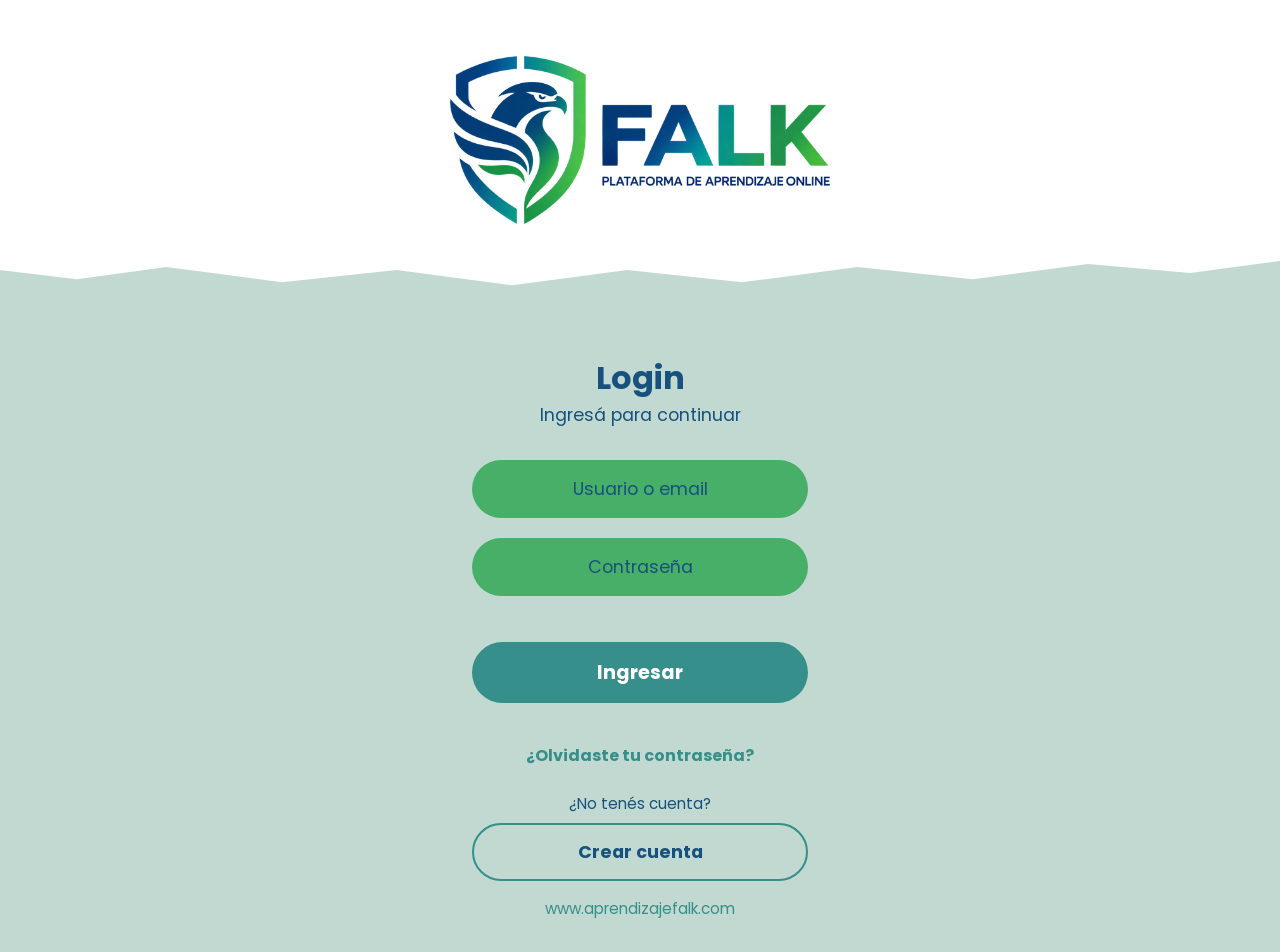
<file: index.html>
<!DOCTYPE html>
<html lang="es">

<head>
    <meta charset="UTF-8">
    <meta name="viewport" content="width=device-width, initial-scale=1.0">

    <meta name="description" content="FALK, plataforma de aprendizaje online. Iniciá sesión para acceder a tus cursos y a tu calendario académico.">
    <meta name="keywords" content="FALK, aprendizaje online, cursos, LMS, plataforma educativa">
    <meta name="robots" content="index, follow">

    <title>FALK | Iniciar sesión</title>

    <!-- Google Fonts -->
    <link rel="preconnect" href="https://fonts.googleapis.com">
    <link rel="preconnect" href="https://fonts.gstatic.com" crossorigin>
    <link href="https://fonts.googleapis.com/css2?family=Poppins:wght@400;600;700&display=swap" rel="stylesheet">

    <!--CSS-->
    <link rel="stylesheet" href="styles/styles.css">
</head>

<body>
    <header class="encabezado">
        <img src="pictures/logo-falk.png" alt="FALK - Plataforma de aprendizaje online" class="logo">
    </header>

    <main class="acceso">
        <h1>Login</h1>
        <p class="subtitulo">Ingresá para continuar</p>

        <form id="form-login" method="post" novalidate>
            <label for="usuario" class="sr-only">Usuario o email</label>
            <input type="text" id="usuario" name="usuario" placeholder="Usuario o email"
                   autocomplete="username" required maxlength="255">

            <label for="contrasena" class="sr-only">Contraseña</label>
            <input type="password" id="contrasena" name="contrasena" placeholder="Contraseña"
                   autocomplete="current-password" required maxlength="72">

            <p id="mensaje-error" role="alert" aria-live="polite"></p>

            <button type="submit">Ingresar</button>
        </form>

        <a href="pages-front/recuperar-password.html" class="link-olvide">¿Olvidaste tu contraseña?</a>

        <div class="registro">
            <p>¿No tenés cuenta?</p>
            <a href="pages-front/crear-cuenta.html" class="boton-secundario">Crear cuenta</a>
        </div>
    </main>

    <footer class="footer">
        <p class="sitio">www.aprendizajefalk.com</p>
    </footer>

    <!--JavaScript-->
    <script src="js/login.js"></script>
</body>

</html>
</file>
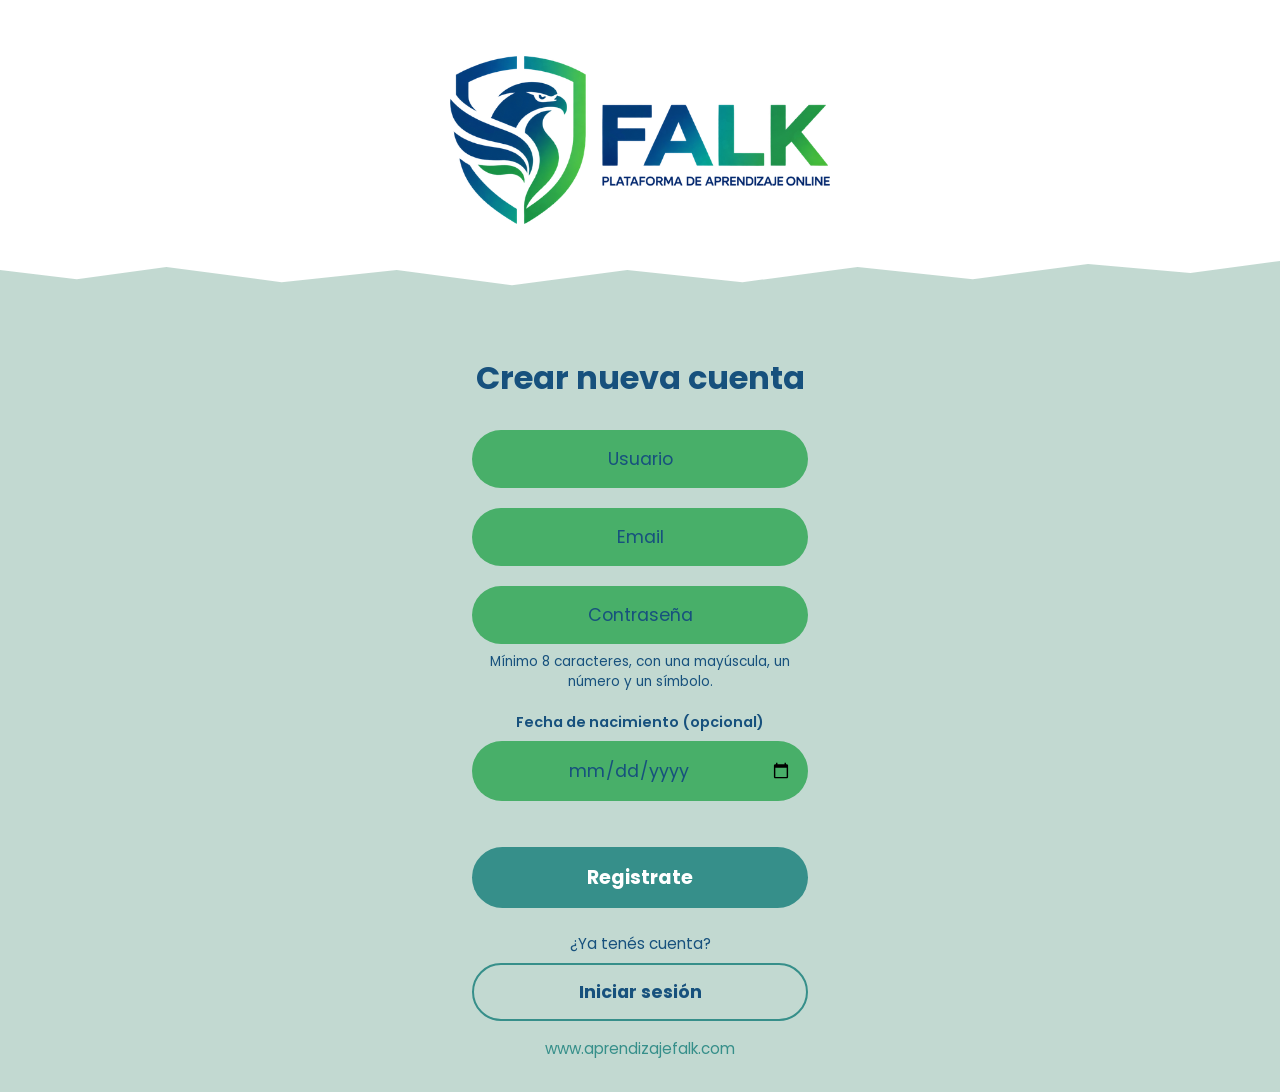
<file: pages-front/crear-cuenta.html>
<!DOCTYPE html>
<html lang="es">

<head>
    <meta charset="UTF-8">
    <meta name="viewport" content="width=device-width, initial-scale=1.0">

    <meta name="description" content="Creá tu cuenta en FALK, plataforma de aprendizaje online, y empezá a cursar.">
    <meta name="keywords" content="FALK, crear cuenta, registro, aprendizaje online, cursos">
    <meta name="robots" content="index, follow">

    <title>FALK | Crear nueva cuenta</title>

    <!-- Google Fonts -->
    <link rel="preconnect" href="https://fonts.googleapis.com">
    <link rel="preconnect" href="https://fonts.gstatic.com" crossorigin>
    <link href="https://fonts.googleapis.com/css2?family=Poppins:wght@400;600;700&display=swap" rel="stylesheet">

    <!--CSS-->
    <link rel="stylesheet" href="../styles/styles.css">
</head>

<body>
    <header class="encabezado">
        <img src="../pictures/logo-falk.png" alt="FALK - Plataforma de aprendizaje online" class="logo">
    </header>

    <main class="acceso">
        <h1 class="titulo-registro">Crear nueva cuenta</h1>

        <form id="form-registro" method="post" novalidate>
            <label for="usuario" class="sr-only">Usuario</label>
            <input type="text" id="usuario" name="usuario" placeholder="Usuario"
                   autocomplete="username" required minlength="3" maxlength="30">

            <label for="email" class="sr-only">Email</label>
            <input type="email" id="email" name="email" placeholder="Email"
                   autocomplete="email" required maxlength="255">

            <label for="contrasena" class="sr-only">Contraseña</label>
            <input type="password" id="contrasena" name="contrasena" placeholder="Contraseña"
                   autocomplete="new-password" required minlength="8" maxlength="64"
                   aria-describedby="ayuda-contrasena">
            <p id="ayuda-contrasena" class="ayuda">Mínimo 8 caracteres, con una mayúscula, un número y un símbolo.</p>

            <!-- RF-26: dato opcional. El campo de fecha no muestra placeholder, por eso la etiqueta es visible. -->
            <label for="fecha-nacimiento" class="etiqueta-campo">Fecha de nacimiento (opcional)</label>
            <input type="date" id="fecha-nacimiento" name="fecha_nacimiento"
                   autocomplete="bday" min="1900-01-01">

            <p id="mensaje-error" role="alert" aria-live="polite"></p>

            <button type="submit">Registrate</button>
        </form>

        <div class="registro">
            <p>¿Ya tenés cuenta?</p>
            <a href="../index.html" class="boton-secundario">Iniciar sesión</a>
        </div>
    </main>

    <footer class="footer">
        <p class="sitio">www.aprendizajefalk.com</p>
    </footer>

    <!--JavaScript-->
    <script src="../js/registro.js"></script>
</body>

</html>
</file>
<file: styles/styles.css>
* {
  margin: 0;
  padding: 0;
  box-sizing: border-box;
}

::selection {
  background-color: #17517D;
  color: #FFFFFF;
}

body {
  background-color: #C2D9D1;
  font-family: "Poppins", Arial, sans-serif;
  color: #17517D;
  width: 100%;
  min-height: 100vh;
}

a:focus-visible {
  outline: 3px solid #17517D;
  outline-offset: 3px;
}

.sr-only {
  position: absolute;
  width: 1px;
  height: 1px;
  overflow: hidden;
  clip: rect(0, 0, 0, 0);
  white-space: nowrap;
}

.encabezado {
  background-color: #FFFFFF;
  text-align: center;
  width: 100%;
  padding: 48px 24px 64px;
  clip-path: polygon(0 0, 100% 0, 100% 86%, 93% 90%, 85% 87%, 76% 92%, 67% 88%, 58% 93%, 49% 89%, 40% 94%, 31% 89%, 22% 93%, 13% 88%, 6% 92%, 0 89%);
}

.logo {
  width: 100%;
  max-width: 330px;
  height: auto;
}

.barra-superior {
  display: flex;
  background-color: #FFFFFF;
  width: 100%;
  flex-direction: row;
  justify-content: space-between;
  align-items: center;
  padding: 16px 24px;
  gap: 16px;
}
.barra-superior .logo {
  max-width: 170px;
}

.boton-icono {
  display: flex;
  background: none;
  border: none;
  color: #17517D;
  cursor: pointer;
  padding: 4px;
  transition: transform 0.15s ease;
}
.boton-icono:focus-visible {
  outline: 3px solid #17517D;
  outline-offset: 3px;
}
.boton-icono:hover {
  transform: scale(1.1);
}
.boton-icono:active {
  transform: translateY(2px);
}
.boton-icono svg {
  width: 32px;
  height: 32px;
}

.menu-lateral {
  position: fixed;
  top: 0;
  left: 0;
  z-index: 10;
  width: 260px;
  max-width: 80%;
  height: 100vh;
  background-color: #FFFFFF;
  box-shadow: 4px 0 16px rgba(0, 0, 0, 0.15);
  padding: 96px 24px 24px;
}
.menu-lateral[hidden] {
  display: none;
}
.menu-lateral ul {
  list-style: none;
  display: flex;
  flex-direction: column;
  align-items: stretch;
  padding: 0;
  margin: 0;
  gap: 8px;
}
.menu-lateral a {
  display: block;
  font-weight: 600;
  text-decoration: none;
  color: #17517D;
  border-radius: 999px;
  padding: 12px 16px;
}
.menu-lateral a:hover, .menu-lateral a[aria-current=page] {
  background-color: #368F8A;
  color: #FFFFFF;
}

#boton-menu {
  position: relative;
  z-index: 11;
}

form {
  display: flex;
  flex-direction: column;
  align-items: stretch;
  gap: 20px;
}
form input {
  font-size: 1.1rem;
  text-align: center;
  color: #17517D;
  background-color: #48AF69;
  padding: 16px;
  font-family: inherit;
  border: none;
  border-radius: 999px;
}
form input:focus-visible {
  outline: 3px solid #17517D;
  outline-offset: 3px;
}
form input::placeholder {
  color: #17517D;
  opacity: 1;
}
form button {
  font-size: 1.2rem;
  font-weight: 700;
  color: #FFFFFF;
  background-color: #368F8A;
  cursor: pointer;
  padding: 16px;
  font-family: inherit;
  border: none;
  border-radius: 999px;
  transition: transform 0.15s ease;
}
form button:focus-visible {
  outline: 3px solid #17517D;
  outline-offset: 3px;
}
form button:hover {
  transform: scale(1.02);
}
form button:active {
  transform: translateY(3px);
}

#mensaje-error {
  min-height: 1.4em;
  margin: -8px 0;
  color: #8C1D18;
  font-weight: 600;
}

.etiqueta-campo {
  font-size: 0.9rem;
  font-weight: 600;
  text-align: center;
  margin-bottom: -12px;
}

.ayuda {
  font-size: 0.85rem;
  margin: -12px 0 0;
  color: #17517D;
}

#mensaje-error.exito {
  color: #17517D;
}

.acceso {
  max-width: 400px;
  text-align: center;
  padding: 24px 32px 16px;
  margin: 0 auto;
}
.acceso h1 {
  font-size: 2rem;
  line-height: 1.2;
  margin: 16px 0 4px;
}
.acceso .subtitulo {
  font-size: 1.1rem;
  margin-bottom: 32px;
}
.acceso .titulo-registro {
  margin-bottom: 32px;
}
.acceso .link-olvide {
  display: inline-block;
  margin-top: 40px;
  color: #368F8A;
  font-weight: 700;
  text-decoration: none;
}
.acceso .link-olvide:hover {
  text-decoration: underline;
}
.acceso .registro {
  margin-top: 24px;
}
.acceso .registro p {
  font-size: 0.95rem;
  margin-bottom: 8px;
}

.boton-secundario {
  display: block;
  font-size: 1.1rem;
  font-weight: 700;
  text-decoration: none;
  color: #17517D;
  background-color: transparent;
  border: 2px solid #368F8A;
  border-radius: 999px;
  padding: 14px;
  transition: transform 0.15s ease;
}
.boton-secundario:focus-visible {
  outline: 3px solid #17517D;
  outline-offset: 3px;
}
.boton-secundario:hover {
  transform: scale(1.02);
}
.boton-secundario:active {
  transform: translateY(3px);
}
.boton-secundario:hover {
  background-color: #368F8A;
  color: #FFFFFF;
}

.contenedor-principal {
  background-color: #FFFFFF;
  min-height: 100vh;
}

.seccion-home {
  display: flex;
  max-width: 400px;
  text-align: center;
  flex-direction: column;
  align-items: center;
  padding: 8px 32px 32px;
  margin: 0 auto;
  gap: 16px;
}
.seccion-home h2 {
  font-size: 1.3rem;
  font-weight: 700;
}

.contenedor-cursos {
  display: flex;
  background-color: #D4E4DE;
  border-radius: 16px;
  width: 100%;
  flex-direction: column;
  align-items: center;
  padding: 24px 24px 12px;
  gap: 20px;
}

.tarjeta-curso {
  display: flex;
  background-color: #FFFFFF;
  border-radius: 16px;
  width: 100%;
  min-height: 120px;
  text-align: left;
  flex-direction: column;
  align-items: flex-start;
  padding: 16px;
  gap: 8px;
}
.tarjeta-curso h3 {
  font-size: 1.05rem;
  line-height: 1.3;
}

.estado-curso {
  font-size: 0.8rem;
  font-weight: 700;
  border-radius: 999px;
  padding: 2px 12px;
}
.estado-curso.en-progreso {
  color: #17517D;
  background-color: #D4E4DE;
}
.estado-curso.finalizado {
  color: #FFFFFF;
  background-color: #1E6B45;
}

.accion-curso {
  margin-top: auto;
  font-size: 0.9rem;
  font-weight: 700;
  color: #17517D;
  text-decoration: none;
}
.accion-curso:hover {
  text-decoration: underline;
}

.calendario {
  color: #368F8A;
}
.calendario svg {
  width: 220px;
  max-width: 100%;
  height: auto;
}

.oculto {
  display: none !important;
}

.boton-desplegable {
  transition: transform 0.3s ease;
}
.boton-desplegable.girado {
  transform: rotate(180deg);
}

.sin-cursos {
  text-align: center;
  margin-top: 8px;
}

.calendario-mes {
  background-color: #D4E4DE;
  border-radius: 16px;
  width: 100%;
  padding: 16px;
}

.calendario-navegacion {
  display: flex;
  flex-direction: row;
  justify-content: space-between;
  align-items: center;
  padding: 0 0 12px;
  gap: 8px;
}
.calendario-navegacion h2 {
  font-size: 1.2rem;
}

.calendario-dias-semana,
.calendario-grilla {
  display: grid;
  grid-template-columns: repeat(7, 1fr);
  gap: 6px;
}

.calendario-dias-semana {
  font-size: 0.85rem;
  font-weight: 700;
  margin-bottom: 6px;
}

.calendario-dia {
  position: relative;
  aspect-ratio: 1;
  font-family: inherit;
  font-size: 0.95rem;
  color: #17517D;
  background-color: #FFFFFF;
  border: 2px solid transparent;
  border-radius: 8px;
  cursor: pointer;
}
.calendario-dia:focus-visible {
  outline: 3px solid #17517D;
  outline-offset: 3px;
}
.calendario-dia.con-evento {
  font-weight: 700;
  border-color: #368F8A;
}
.calendario-dia.con-evento::after {
  content: "";
  position: absolute;
  bottom: 4px;
  left: 50%;
  width: 6px;
  height: 6px;
  border-radius: 50%;
  background-color: #368F8A;
  transform: translateX(-50%);
}
.calendario-dia.hoy {
  border-color: #17517D;
}
.calendario-dia.seleccionado {
  background-color: #17517D;
  color: #FFFFFF;
}
.calendario-dia.seleccionado::after {
  background-color: #FFFFFF;
}

.detalle-eventos {
  width: 100%;
  text-align: left;
  border: 2px solid #D4E4DE;
  border-radius: 16px;
  padding: 16px;
}
.detalle-eventos h3 {
  font-size: 1rem;
  margin-bottom: 8px;
}
.detalle-eventos ul {
  display: flex;
  flex-direction: column;
  list-style: none;
  gap: 10px;
}

.evento {
  display: flex;
  flex-wrap: wrap;
  flex-direction: row;
  align-items: center;
  padding: 10px 12px;
  gap: 8px;
  background-color: #D4E4DE;
  border-radius: 12px;
}

.etiqueta-evento {
  font-size: 0.75rem;
  font-weight: 700;
  color: #FFFFFF;
  border-radius: 999px;
  padding: 2px 10px;
}
.etiqueta-evento.tipo-clase {
  background-color: #17517D;
}
.etiqueta-evento.tipo-entrega {
  background-color: #1E6B45;
}
.etiqueta-evento.tipo-examen {
  background-color: #8C1D18;
}
.etiqueta-evento.tipo-otro {
  background-color: #4B5563;
}

.evento-nombre {
  flex: 1;
  font-weight: 600;
  overflow-wrap: anywhere;
}

.evento-hora {
  font-size: 0.85rem;
  opacity: 0.85;
}

.perfil {
  display: flex;
  max-width: 400px;
  flex-direction: column;
  align-items: center;
  padding: 8px 16px 40px;
  margin: 0 auto;
  gap: 24px;
}

.perfil-titulo {
  font-size: 1.6rem;
  font-weight: 700;
}

.tarjeta-perfil {
  display: flex;
  width: 100%;
  background-color: #FFFFFF;
  border-radius: 24px;
  box-shadow: 0 8px 24px rgba(23, 81, 125, 0.12);
  overflow: hidden;
  flex-direction: column;
  align-items: center;
  padding: 0 0 24px;
  gap: 8px;
}

.tarjeta-perfil-banner {
  width: 100%;
  height: 96px;
  background: linear-gradient(135deg, #17517D, #368F8A 55%, #48AF69);
}

.avatar {
  display: flex;
  width: 96px;
  height: 96px;
  margin-top: -56px;
  border: 4px solid #FFFFFF;
  border-radius: 50%;
  background-color: #C2D9D1;
  font-size: 2.5rem;
  font-weight: 700;
  box-shadow: 0 4px 12px rgba(23, 81, 125, 0.18);
  justify-content: center;
  align-items: center;
}

.perfil-nombre {
  font-size: 1.3rem;
  font-weight: 700;
  overflow-wrap: anywhere;
}

.etiqueta-rol {
  font-size: 0.85rem;
  font-weight: 600;
  color: #FFFFFF;
  background-color: #368F8A;
  border-radius: 999px;
  padding: 4px 16px;
}

.datos-perfil {
  display: flex;
  width: 100%;
  flex-direction: column;
  padding: 16px 16px 0;
  gap: 12px;
}

.dato-perfil {
  display: flex;
  background-color: #D4E4DE;
  border-radius: 16px;
  text-align: left;
  flex-direction: row;
  align-items: center;
  padding: 12px 14px;
  gap: 12px;
}
.dato-perfil svg {
  flex-shrink: 0;
  width: 24px;
  height: 24px;
  color: #368F8A;
}
.dato-perfil dt {
  font-size: 0.8rem;
  font-weight: 600;
  opacity: 0.8;
}
.dato-perfil dd {
  font-weight: 600;
  overflow-wrap: anywhere;
}

.perfil-error {
  color: #8C1D18;
  font-weight: 600;
}

.boton-volver {
  display: inline-flex;
  font-weight: 700;
  text-decoration: none;
  color: #17517D;
  border: 2px solid #17517D;
  border-radius: 999px;
  flex-direction: row;
  justify-content: center;
  align-items: center;
  padding: 10px 24px;
  gap: 8px;
  transition: transform 0.15s ease;
}
.boton-volver:hover {
  transform: scale(1.02);
}
.boton-volver:active {
  transform: translateY(3px);
}
.boton-volver svg {
  width: 18px;
  height: 18px;
}
.boton-volver:hover {
  background-color: #17517D;
  color: #FFFFFF;
}

.certificado-seccion {
  display: flex;
  max-width: 400px;
  flex-direction: column;
  align-items: center;
  padding: 8px 16px 40px;
  margin: 0 auto;
  gap: 24px;
}

.certificado {
  display: flex;
  width: 100%;
  text-align: center;
  background-color: #FFFFFF;
  border: 2px solid #368F8A;
  border-radius: 24px;
  outline: 6px solid #D4E4DE;
  box-shadow: 0 8px 24px rgba(23, 81, 125, 0.12);
  flex-direction: column;
  align-items: center;
  padding: 32px 20px;
  margin: 6px;
  gap: 8px;
}

.certificado-logo {
  width: 140px;
  margin-bottom: 8px;
}

.certificado-titulo {
  font-size: 1.4rem;
  font-weight: 700;
  text-transform: uppercase;
  letter-spacing: 1px;
  color: #368F8A;
  margin-bottom: 8px;
}

.certificado-nombre {
  font-size: 1.6rem;
  font-weight: 700;
  overflow-wrap: anywhere;
  border-bottom: 2px solid #C2D9D1;
  padding: 4px 16px;
}

.certificado-curso {
  font-size: 1.2rem;
  font-weight: 700;
  color: #368F8A;
}

.certificado-fecha {
  font-size: 0.9rem;
  opacity: 0.8;
  margin-top: 8px;
}

.certificado-acciones {
  display: flex;
  width: 100%;
  flex-direction: column;
  align-items: center;
  gap: 12px;
}

.boton-imprimir {
  font-family: inherit;
  font-size: 1rem;
  font-weight: 700;
  color: #FFFFFF;
  background-color: #368F8A;
  border: none;
  border-radius: 999px;
  cursor: pointer;
  padding: 12px 28px;
  transition: transform 0.15s ease;
}
.boton-imprimir:hover {
  transform: scale(1.02);
}
.boton-imprimir:active {
  transform: translateY(3px);
}
.boton-imprimir:focus-visible {
  outline: 3px solid #17517D;
  outline-offset: 3px;
}

.certificado-aviso {
  width: 100%;
  text-align: center;
  background-color: #D4E4DE;
  border-radius: 16px;
  padding: 24px 20px;
}
.certificado-aviso h1 {
  font-size: 1.3rem;
  margin-bottom: 8px;
}

@media print {
  @page {
    size: landscape;
    margin: 0;
  }
  .barra-superior,
  .menu-lateral,
  .certificado-acciones {
    display: none;
  }
  .contenedor-principal {
    min-height: auto;
  }
  .certificado-seccion {
    max-width: none;
    height: 100vh;
    justify-content: center;
    padding: 0 15%;
    margin: 0;
  }
  .certificado {
    box-shadow: none;
    print-color-adjust: exact;
    padding: 48px 32px;
    gap: 12px;
  }
  .certificado-titulo {
    font-size: 2rem;
  }
  .certificado-nombre {
    font-size: 2.4rem;
  }
  .certificado-curso {
    font-size: 1.6rem;
  }
}
.curso-seccion {
  display: flex;
  max-width: 400px;
  flex-direction: column;
  align-items: center;
  padding: 8px 16px 40px;
  margin: 0 auto;
  gap: 20px;
}

.curso-titulo {
  font-size: 1.6rem;
  font-weight: 700;
  text-align: center;
  overflow-wrap: anywhere;
}

.curso-modulo {
  font-weight: 600;
  text-align: center;
  margin-top: -12px;
}

.curso-video {
  display: flex;
  width: 100%;
  aspect-ratio: 16/9;
  color: #FFFFFF;
  background-color: #17517D;
  border-radius: 24px;
  box-shadow: 0 8px 24px rgba(23, 81, 125, 0.12);
  flex-direction: row;
  justify-content: center;
  align-items: center;
}
.curso-video svg {
  width: 56px;
  height: 56px;
  opacity: 0.85;
}

.curso-material {
  width: 100%;
  background-color: #FFFFFF;
  border-radius: 24px;
  box-shadow: 0 8px 24px rgba(23, 81, 125, 0.12);
  padding: 20px;
}
.curso-material h2 {
  font-size: 1.1rem;
  margin-bottom: 8px;
}
.curso-material p {
  line-height: 1.6;
}

.curso-certificado {
  font-weight: 700;
  text-decoration: none;
  color: #FFFFFF;
  background-color: #368F8A;
  border-radius: 999px;
  padding: 12px 28px;
  transition: transform 0.15s ease;
}
.curso-certificado:hover {
  transform: scale(1.02);
}
.curso-certificado:active {
  transform: translateY(3px);
}
.curso-certificado:focus-visible {
  outline: 3px solid #17517D;
  outline-offset: 3px;
}

.accesos {
  display: flex;
  max-width: 760px;
  flex-direction: column;
  align-items: center;
  padding: 8px 16px 40px;
  margin: 0 auto;
  gap: 24px;
}

.accesos-titulo {
  font-size: 1.6rem;
  font-weight: 700;
}

.accesos-mensaje {
  font-weight: 600;
}

.accesos-error {
  color: #8C1D18;
}

.tabla-accesos-contenedor {
  width: 100%;
  overflow-x: auto;
  background-color: #FFFFFF;
  border-radius: 24px;
  box-shadow: 0 8px 24px rgba(23, 81, 125, 0.12);
}
.tabla-accesos-contenedor:focus-visible {
  outline: 3px solid #17517D;
  outline-offset: 3px;
}

.tabla-accesos {
  width: 100%;
  border-collapse: collapse;
  font-size: 0.9rem;
  text-align: left;
}
.tabla-accesos th,
.tabla-accesos td {
  padding: 12px 16px;
  white-space: nowrap;
}
.tabla-accesos thead {
  background-color: #D4E4DE;
}
.tabla-accesos th {
  font-weight: 700;
}
.tabla-accesos tbody tr + tr {
  border-top: 1px solid #D4E4DE;
}

.acceso-usuario {
  font-weight: 600;
}

.estado-acceso {
  display: inline-block;
  font-size: 0.8rem;
  font-weight: 600;
  color: #FFFFFF;
  border-radius: 999px;
  padding: 4px 12px;
}
.estado-acceso.exitoso {
  background-color: #1E6B45;
}
.estado-acceso.fallido {
  background-color: #8C1D18;
}

.paginacion {
  display: flex;
  width: 100%;
  flex-wrap: wrap;
  flex-direction: row;
  justify-content: center;
  align-items: center;
  gap: 16px;
}

.paginacion-estado {
  font-weight: 600;
}

.paginacion-enlace {
  font-weight: 700;
  color: #368F8A;
  text-decoration: none;
}
.paginacion-enlace:hover {
  text-decoration: underline;
}

.estado-acceso.estado-cuenta-activo {
  background-color: #1E6B45;
}
.estado-acceso.estado-cuenta-bloqueado {
  background-color: #8C1D18;
}
.estado-acceso.estado-cuenta-inactivo {
  background-color: #4B5563;
}

.accesos-exito {
  color: #1E6B45;
}

.usuarios-ayuda {
  font-size: 0.85rem;
  opacity: 0.85;
  text-align: center;
}

.acciones-usuario {
  display: flex;
  flex-direction: row;
  align-items: center;
  gap: 8px;
}

.form-accion-usuario {
  margin: 0;
}

.accesos-ancho {
  max-width: 960px;
}

.boton-tabla {
  position: relative;
  font-size: 0.8rem;
  font-weight: 700;
  color: #FFFFFF;
  background-color: #368F8A;
  cursor: pointer;
  padding: 6px 14px;
  font-family: inherit;
  border: none;
  border-radius: 999px;
  transition: transform 0.15s ease;
}
.boton-tabla:focus-visible {
  outline: 3px solid #17517D;
  outline-offset: 3px;
}
.boton-tabla:hover {
  transform: scale(1.03);
}
.boton-tabla:active {
  transform: translateY(2px);
}

.boton-tabla-secundario {
  color: #17517D;
  background-color: transparent;
  border: 2px solid #17517D;
  padding: 4px 12px;
}

.boton-tabla-peligro {
  background-color: #8C1D18;
}

.buscador-usuarios {
  width: 100%;
  max-width: 520px;
  gap: 8px;
}
.buscador-usuarios input {
  flex: 1;
  min-width: 0;
  font-size: 1rem;
  text-align: left;
  padding: 12px 20px;
  font-family: inherit;
  border: none;
  border-radius: 999px;
}
.buscador-usuarios button {
  font-size: 1rem;
  padding: 12px 24px;
  font-family: inherit;
  border: none;
  border-radius: 999px;
}

.buscador-etiqueta {
  font-weight: 600;
  text-align: center;
}

.buscador-fila {
  display: flex;
  flex-direction: row;
  align-items: stretch;
  gap: 8px;
}

.buscador-resultado {
  text-align: center;
}
.buscador-resultado a {
  font-weight: 700;
  color: #368F8A;
}

.footer {
  text-align: center;
  width: 100%;
  padding: 0 24px 32px;
}
.footer .sitio {
  font-size: 0.95rem;
  color: #368F8A;
}

/* media queries */
@media (min-width: 768px) {
  .encabezado {
    padding: 56px 24px 72px;
  }
  .logo {
    max-width: 380px;
  }
  .barra-superior {
    padding: 16px 48px;
    gap: 16px;
  }
}
@media (min-width: 1024px) {
  .acceso {
    padding: 40px 32px 16px;
    margin: 0 auto;
  }
}
@media screen and (min-width: 768px) {
  .certificado-seccion {
    max-width: 760px;
  }
  .certificado {
    padding: 48px 40px;
    margin: 6px;
    gap: 12px;
  }
  .certificado-titulo {
    font-size: 2rem;
  }
  .certificado-nombre {
    font-size: 2.4rem;
  }
  .certificado-curso {
    font-size: 1.6rem;
  }
  .certificado-acciones {
    flex-direction: row;
    justify-content: center;
  }
}
</file>
